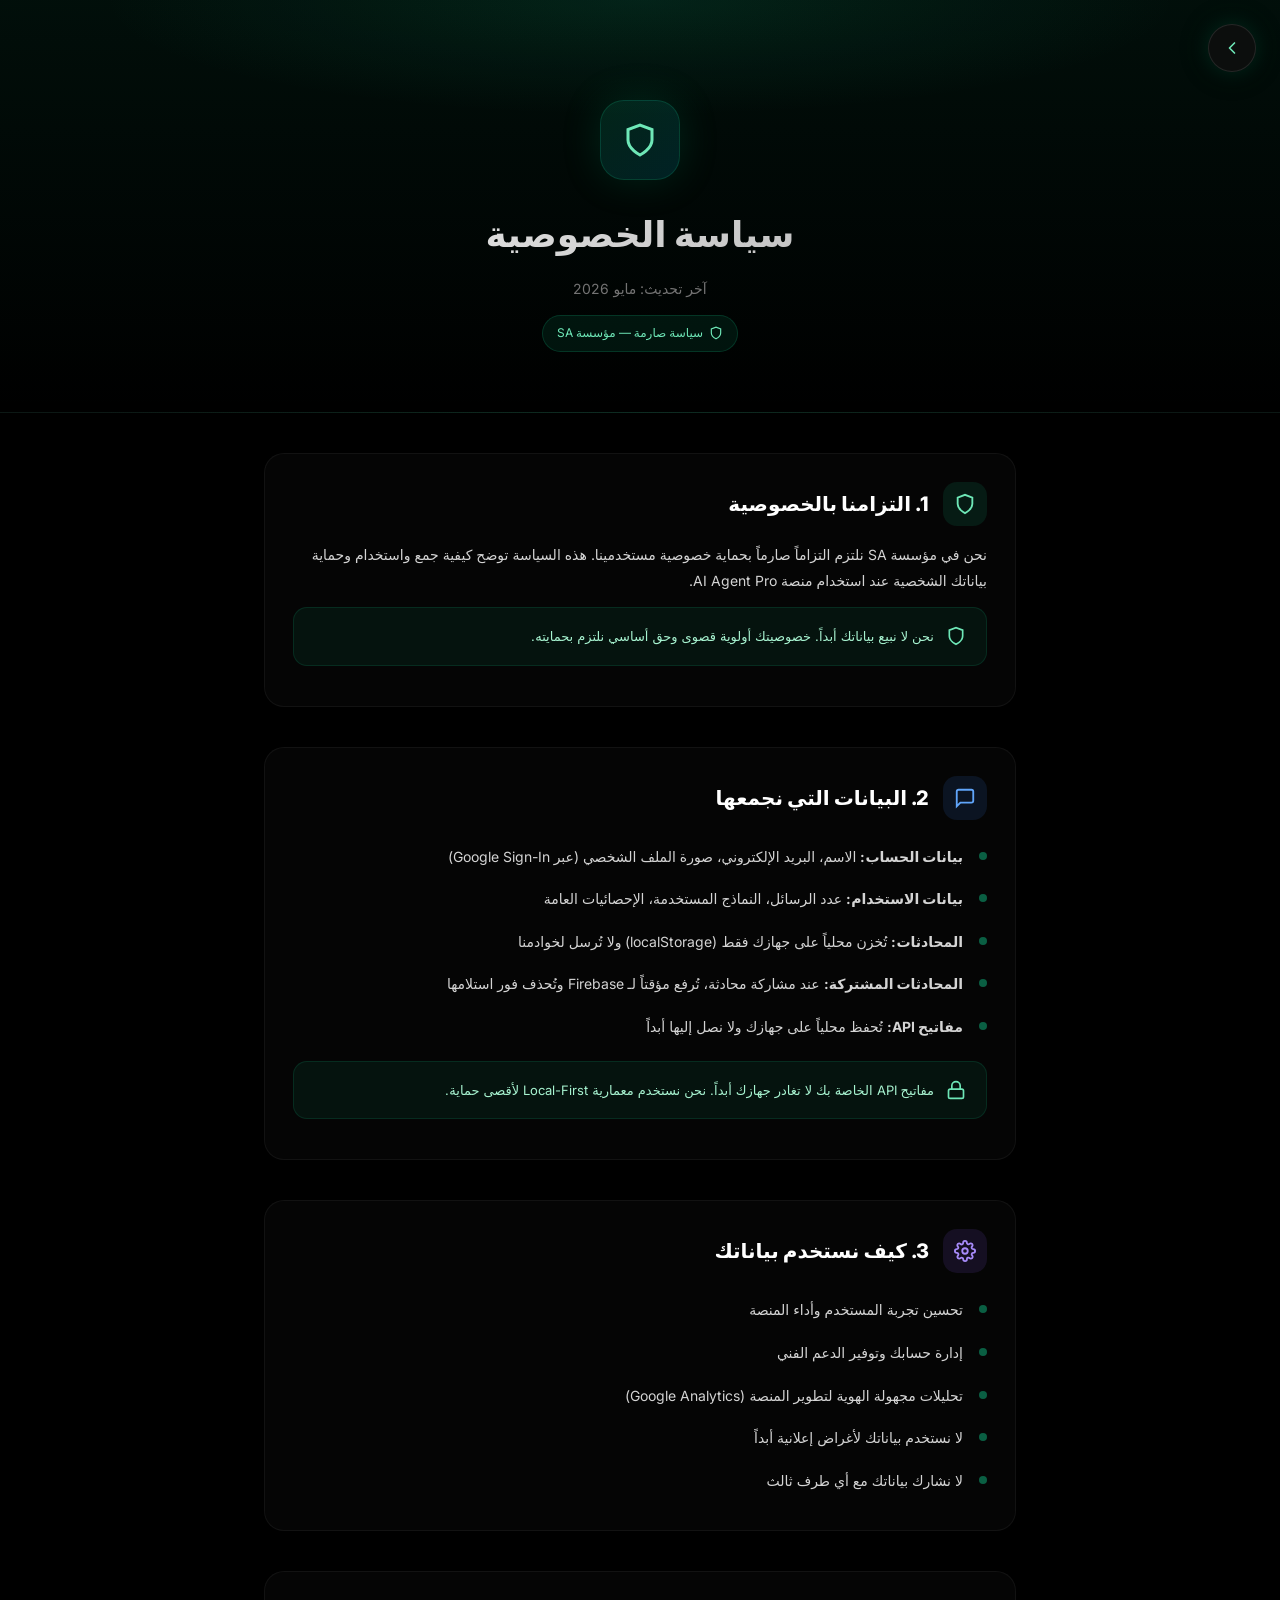
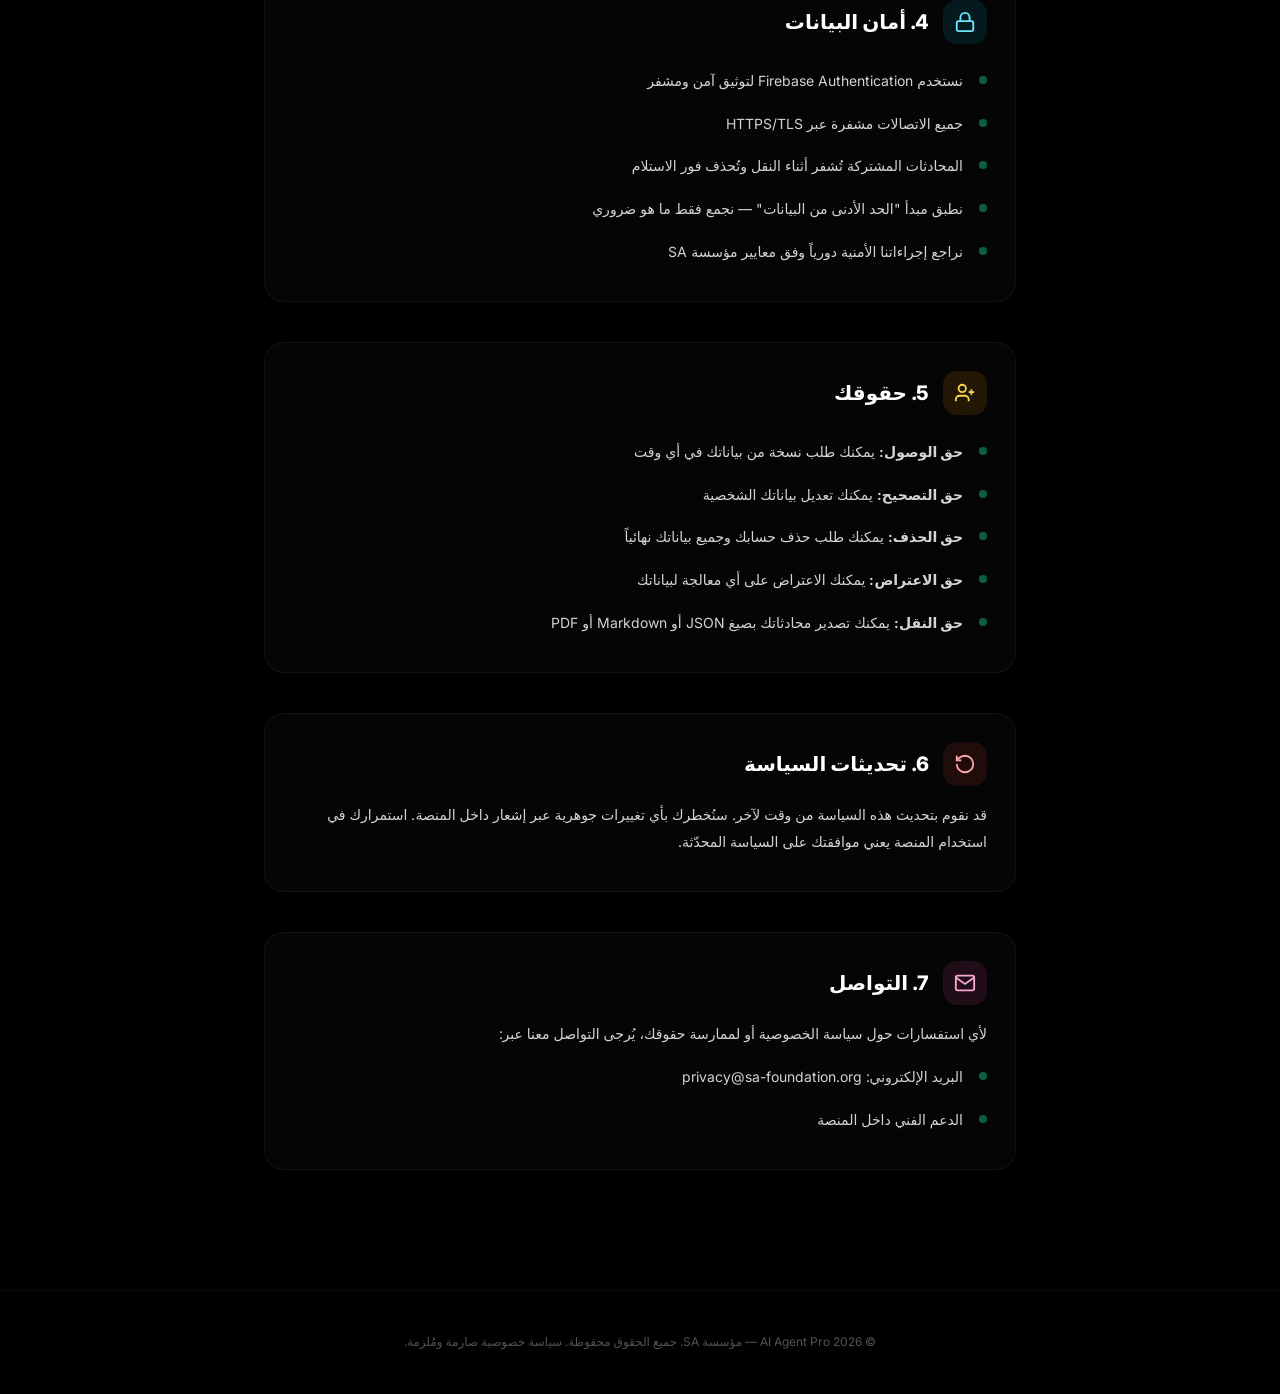
<file: privacy.html>
<!DOCTYPE html>
<html lang="ar" dir="rtl">
<head>
  <meta charset="UTF-8">
  <meta name="viewport" content="width=device-width, initial-scale=1, viewport-fit=cover">
  <title>سياسة الخصوصية — AI Agent Pro</title>
  <link rel="icon" type="image/svg+xml" href="favicon.svg">
  <link href="https://fonts.googleapis.com/css2?family=Inter:wght@400;500;600;700;800;900&display=swap" rel="stylesheet">
  <style>
    *,*::before,*::after{box-sizing:border-box;margin:0;padding:0}
    html{scroll-behavior:smooth}
    body{font-family:'Inter', -apple-system, system-ui, sans-serif;background:#000;color:#E5E5E5;line-height:1.9;min-height:100vh}
    .back-btn{position:fixed;top:24px;right:24px;z-index:100;width:48px;height:48px;border-radius:50%;border:1px solid rgba(255,255,255,0.1);background:rgba(15,15,15,0.8);backdrop-filter:blur(20px);display:flex;align-items:center;justify-content:center;cursor:pointer;transition:all .3s;box-shadow:0 0 20px rgba(16,185,129,0.15),0 0 60px rgba(16,185,129,0.05);text-decoration:none}
    .back-btn:hover{box-shadow:0 0 30px rgba(16,185,129,0.3),0 0 80px rgba(16,185,129,0.1);border-color:rgba(16,185,129,0.4);transform:scale(1.08)}
    .back-btn svg{width:20px;height:20px;color:#6EE7B7}
    .hero{padding:100px 24px 60px;text-align:center;background:linear-gradient(180deg,rgba(16,185,129,0.08) 0%,transparent 100%),radial-gradient(ellipse 60% 40% at 50% 0%,rgba(16,185,129,0.12) 0%,transparent 70%);border-bottom:1px solid rgba(255,255,255,0.04);position:relative;}
    .hero-icon{width:80px;height:80px;margin:0 auto 20px;border-radius:24px;background:linear-gradient(135deg,rgba(16,185,129,0.15),rgba(6,182,212,0.15));border:1px solid rgba(16,185,129,0.2);display:flex;align-items:center;justify-content:center;box-shadow:0 0 40px rgba(16,185,129,0.15)}
    .hero-icon svg{width:36px;height:36px;color:#6EE7B7}
    .hero h1{font-size:36px;font-weight:900;margin-bottom:8px;background:linear-gradient(135deg,#fff,#a3a3a3);-webkit-background-clip:text;-webkit-text-fill-color:transparent}
    .hero p{color:#737373;font-size:14px}
    .hero .badge{display:inline-flex;align-items:center;gap:6px;margin-top:12px;padding:6px 14px;border-radius:20px;background:rgba(16,185,129,0.1);border:1px solid rgba(16,185,129,0.2);font-size:12px;color:#6EE7B7}
    .container{max-width:800px;margin:0 auto;padding:40px 24px 80px}
    .section{margin-bottom:40px;padding:28px;background:rgba(255,255,255,0.02);border:1px solid rgba(255,255,255,0.05);border-radius:20px;transition:border-color .3s}
    .section:hover{border-color:rgba(16,185,129,0.15)}
    .section-header{display:flex;align-items:center;gap:14px;margin-bottom:16px}
    .section-icon{width:44px;height:44px;border-radius:14px;display:flex;align-items:center;justify-content:center;flex-shrink:0}
    .section-icon svg{width:22px;height:22px}
    .section-icon.green{background:rgba(16,185,129,0.12);color:#6EE7B7}
    .section-icon.blue{background:rgba(59,130,246,0.12);color:#60A5FA}
    .section-icon.purple{background:rgba(139,92,246,0.12);color:#A78BFA}
    .section-icon.red{background:rgba(239,68,68,0.12);color:#FCA5A5}
    .section-icon.cyan{background:rgba(6,182,212,0.12);color:#67E8F9}
    .section-icon.yellow{background:rgba(245,158,11,0.12);color:#FCD34D}
    .section-icon.pink{background:rgba(236,72,153,0.12);color:#F9A8D4}
    .section h2{font-size:20px;font-weight:800;color:#fff}
    .section ul{list-style:none;padding:0}
    .section ul li{padding:8px 0;padding-right:24px;position:relative;color:#d4d4d4;font-size:14px}
    .section ul li::before{content:'';position:absolute;right:0;top:16px;width:8px;height:8px;border-radius:50%;background:rgba(16,185,129,0.5)}
    .section p{color:#d4d4d4;font-size:14px;margin-bottom:8px}
    .highlight{background:rgba(16,185,129,0.08);border:1px solid rgba(16,185,129,0.15);border-radius:14px;padding:16px 20px;margin:12px 0;font-size:13px;color:#A7F3D0;display:flex;align-items:flex-start;gap:12px}
    .highlight svg{width:20px;height:20px;flex-shrink:0;margin-top:2px;color:#6EE7B7}
    .footer{text-align:center;padding:40px 24px;color:#525252;font-size:12px;border-top:1px solid rgba(255,255,255,0.04)}
    @media(max-width:768px){
      .hero{padding:80px 20px 40px}
      .hero h1{font-size:26px}
      .container{padding:24px 16px 60px}
      .section{padding:20px}
      .back-btn{top:16px;right:16px;width:42px;height:42px}
    }
  </style>
</head>
<body>
  <div id="readProgress" style="position:fixed;top:0;left:0;height:3px;background:linear-gradient(90deg,#10B981,#06B6D4);width:0%;z-index:9999;transition:width 0.1s;border-radius:0 2px 2px 0;"></div>
  <a href="login.html" class="back-btn">
    <svg viewBox="0 0 24 24" fill="none" stroke="currentColor" stroke-width="2" stroke-linecap="round" stroke-linejoin="round"><path d="m15 18-6-6 6-6"/></svg>
  </a>
  <button id="doneBtn" style="display:none;position:fixed;bottom:28px;left:50%;transform:translateX(-50%);background:linear-gradient(135deg,#10B981,#06B6D4);color:#000;font-family:inherit;font-weight:800;font-size:14px;padding:14px 32px;border:none;border-radius:14px;cursor:pointer;box-shadow:0 8px 30px rgba(16,185,129,0.35);z-index:200;white-space:nowrap;">✓ فهمت — العودة للتطبيق</button>
  <div class="hero">
    <div class="hero-icon"><svg viewBox="0 0 24 24" fill="none" stroke="currentColor" stroke-width="2"><path d="M12 22s8-4 8-10V5l-8-3-8 3v7c0 6 8 10 8 10Z"/></svg></div>
    <h1>سياسة الخصوصية</h1>
    <p>آخر تحديث: مايو 2026</p>
    <div class="badge"><svg viewBox="0 0 24 24" fill="none" stroke="currentColor" stroke-width="2" width="14" height="14"><path d="M12 22s8-4 8-10V5l-8-3-8 3v7c0 6 8 10 8 10Z"/></svg> سياسة صارمة — مؤسسة SA</div>
  </div>
  <div class="container">
    <div class="section">
      <div class="section-header">
        <div class="section-icon green"><svg viewBox="0 0 24 24" fill="none" stroke="currentColor" stroke-width="2"><path d="M12 22s8-4 8-10V5l-8-3-8 3v7c0 6 8 10 8 10Z"/></svg></div>
        <h2>1. التزامنا بالخصوصية</h2>
      </div>
      <p>نحن في مؤسسة SA نلتزم التزاماً صارماً بحماية خصوصية مستخدمينا. هذه السياسة توضح كيفية جمع واستخدام وحماية بياناتك الشخصية عند استخدام منصة AI Agent Pro.</p>
      <div class="highlight">
        <svg viewBox="0 0 24 24" fill="none" stroke="currentColor" stroke-width="2"><path d="M12 22s8-4 8-10V5l-8-3-8 3v7c0 6 8 10 8 10Z"/></svg>
        <span>نحن لا نبيع بياناتك أبداً. خصوصيتك أولوية قصوى وحق أساسي نلتزم بحمايته.</span>
      </div>
    </div>
    <div class="section">
      <div class="section-header">
        <div class="section-icon blue"><svg viewBox="0 0 24 24" fill="none" stroke="currentColor" stroke-width="2"><path d="M21 15a2 2 0 0 1-2 2H7l-4 4V5a2 2 0 0 1 2-2h14a2 2 0 0 1 2 2z"/></svg></div>
        <h2>2. البيانات التي نجمعها</h2>
      </div>
      <ul>
        <li><strong>بيانات الحساب:</strong> الاسم، البريد الإلكتروني، صورة الملف الشخصي (عبر Google Sign-In)</li>
        <li><strong>بيانات الاستخدام:</strong> عدد الرسائل، النماذج المستخدمة، الإحصائيات العامة</li>
        <li><strong>المحادثات:</strong> تُخزن محلياً على جهازك فقط (localStorage) ولا تُرسل لخوادمنا</li>
        <li><strong>المحادثات المشتركة:</strong> عند مشاركة محادثة، تُرفع مؤقتاً لـ Firebase وتُحذف فور استلامها</li>
        <li><strong>مفاتيح API:</strong> تُحفظ محلياً على جهازك ولا نصل إليها أبداً</li>
      </ul>
      <div class="highlight">
        <svg viewBox="0 0 24 24" fill="none" stroke="currentColor" stroke-width="2"><rect x="3" y="11" width="18" height="11" rx="2"/><path d="M7 11V7a5 5 0 0 1 10 0v4"/></svg>
        <span>مفاتيح API الخاصة بك لا تغادر جهازك أبداً. نحن نستخدم معمارية Local-First لأقصى حماية.</span>
      </div>
    </div>
    <div class="section">
      <div class="section-header">
        <div class="section-icon purple"><svg viewBox="0 0 24 24" fill="none" stroke="currentColor" stroke-width="2"><circle cx="12" cy="12" r="3"/><path d="M19.4 15a1.65 1.65 0 0 0 .33 1.82l.06.06a2 2 0 0 1 0 2.83 2 2 0 0 1-2.83 0l-.06-.06a1.65 1.65 0 0 0-1.82-.33 1.65 1.65 0 0 0-1 1.51V21a2 2 0 0 1-2 2 2 2 0 0 1-2-2v-.09A1.65 1.65 0 0 0 9 19.4a1.65 1.65 0 0 0-1.82.33l-.06.06a2 2 0 0 1-2.83 0 2 2 0 0 1 0-2.83l.06-.06A1.65 1.65 0 0 0 4.68 15a1.65 1.65 0 0 0-1.51-1H3a2 2 0 0 1-2-2 2 2 0 0 1 2-2h.09A1.65 1.65 0 0 0 4.6 9a1.65 1.65 0 0 0-.33-1.82l-.06-.06a2 2 0 0 1 0-2.83 2 2 0 0 1 2.83 0l.06.06A1.65 1.65 0 0 0 9 4.68a1.65 1.65 0 0 0 1-1.51V3a2 2 0 0 1 2-2 2 2 0 0 1 2 2v.09a1.65 1.65 0 0 0 1 1.51 1.65 1.65 0 0 0 1.82-.33l.06-.06a2 2 0 0 1 2.83 0 2 2 0 0 1 0 2.83l-.06.06a1.65 1.65 0 0 0-.33 1.82V9a1.65 1.65 0 0 0 1.51 1H21a2 2 0 0 1 2 2 2 2 0 0 1-2 2h-.09a1.65 1.65 0 0 0-1.51 1z"/></svg></div>
        <h2>3. كيف نستخدم بياناتك</h2>
      </div>
      <ul>
        <li>تحسين تجربة المستخدم وأداء المنصة</li>
        <li>إدارة حسابك وتوفير الدعم الفني</li>
        <li>تحليلات مجهولة الهوية لتطوير المنصة (Google Analytics)</li>
        <li>لا نستخدم بياناتك لأغراض إعلانية أبداً</li>
        <li>لا نشارك بياناتك مع أي طرف ثالث</li>
      </ul>
    </div>
    <div class="section">
      <div class="section-header">
        <div class="section-icon cyan"><svg viewBox="0 0 24 24" fill="none" stroke="currentColor" stroke-width="2"><rect x="3" y="11" width="18" height="11" rx="2"/><path d="M7 11V7a5 5 0 0 1 10 0v4"/></svg></div>
        <h2>4. أمان البيانات</h2>
      </div>
      <ul>
        <li>نستخدم Firebase Authentication لتوثيق آمن ومشفر</li>
        <li>جميع الاتصالات مشفرة عبر HTTPS/TLS</li>
        <li>المحادثات المشتركة تُشفر أثناء النقل وتُحذف فور الاستلام</li>
        <li>نطبق مبدأ "الحد الأدنى من البيانات" — نجمع فقط ما هو ضروري</li>
        <li>نراجع إجراءاتنا الأمنية دورياً وفق معايير مؤسسة SA</li>
      </ul>
    </div>
    <div class="section">
      <div class="section-header">
        <div class="section-icon yellow"><svg viewBox="0 0 24 24" fill="none" stroke="currentColor" stroke-width="2"><path d="M16 21v-2a4 4 0 0 0-4-4H6a4 4 0 0 0-4 4v2"/><circle cx="9" cy="7" r="4"/><line x1="19" y1="8" x2="19" y2="14"/><line x1="22" y1="11" x2="16" y2="11"/></svg></div>
        <h2>5. حقوقك</h2>
      </div>
      <ul>
        <li><strong>حق الوصول:</strong> يمكنك طلب نسخة من بياناتك في أي وقت</li>
        <li><strong>حق التصحيح:</strong> يمكنك تعديل بياناتك الشخصية</li>
        <li><strong>حق الحذف:</strong> يمكنك طلب حذف حسابك وجميع بياناتك نهائياً</li>
        <li><strong>حق الاعتراض:</strong> يمكنك الاعتراض على أي معالجة لبياناتك</li>
        <li><strong>حق النقل:</strong> يمكنك تصدير محادثاتك بصيغ JSON أو Markdown أو PDF</li>
      </ul>
    </div>
    <div class="section">
      <div class="section-header">
        <div class="section-icon red"><svg viewBox="0 0 24 24" fill="none" stroke="currentColor" stroke-width="2"><path d="M3 12a9 9 0 1 0 9-9 9.75 9.75 0 0 0-6.74 2.74L3 8"/><path d="M3 3v5h5"/></svg></div>
        <h2>6. تحديثات السياسة</h2>
      </div>
      <p>قد نقوم بتحديث هذه السياسة من وقت لآخر. سنُخطرك بأي تغييرات جوهرية عبر إشعار داخل المنصة. استمرارك في استخدام المنصة يعني موافقتك على السياسة المحدّثة.</p>
    </div>
    <div class="section">
      <div class="section-header">
        <div class="section-icon pink"><svg viewBox="0 0 24 24" fill="none" stroke="currentColor" stroke-width="2"><path d="M4 4h16c1.1 0 2 .9 2 2v12c0 1.1-.9 2-2 2H4c-1.1 0-2-.9-2-2V6c0-1.1.9-2 2-2z"/><polyline points="22,6 12,13 2,6"/></svg></div>
        <h2>7. التواصل</h2>
      </div>
      <p>لأي استفسارات حول سياسة الخصوصية أو لممارسة حقوقك، يُرجى التواصل معنا عبر:</p>
      <ul>
        <li>البريد الإلكتروني: privacy@sa-foundation.org</li>
        <li>الدعم الفني داخل المنصة</li>
      </ul>
    </div>
  </div>
  <div class="footer">© 2026 AI Agent Pro — مؤسسة SA. جميع الحقوق محفوظة. سياسة خصوصية صارمة ومُلزمة.</div>
  <script>
    const prog = document.getElementById('readProgress');
    const done = document.getElementById('doneBtn');
    window.addEventListener('scroll', () => {
      const el = document.documentElement;
      const pct = el.scrollTop / (el.scrollHeight - el.clientHeight);
      prog.style.width = (pct * 100) + '%';
      done.style.display = pct > 0.88 ? 'block' : 'none';
    });
    done.onclick = () => window.location.href = 'login.html';
  </script>
</body>
</html>
</file>
